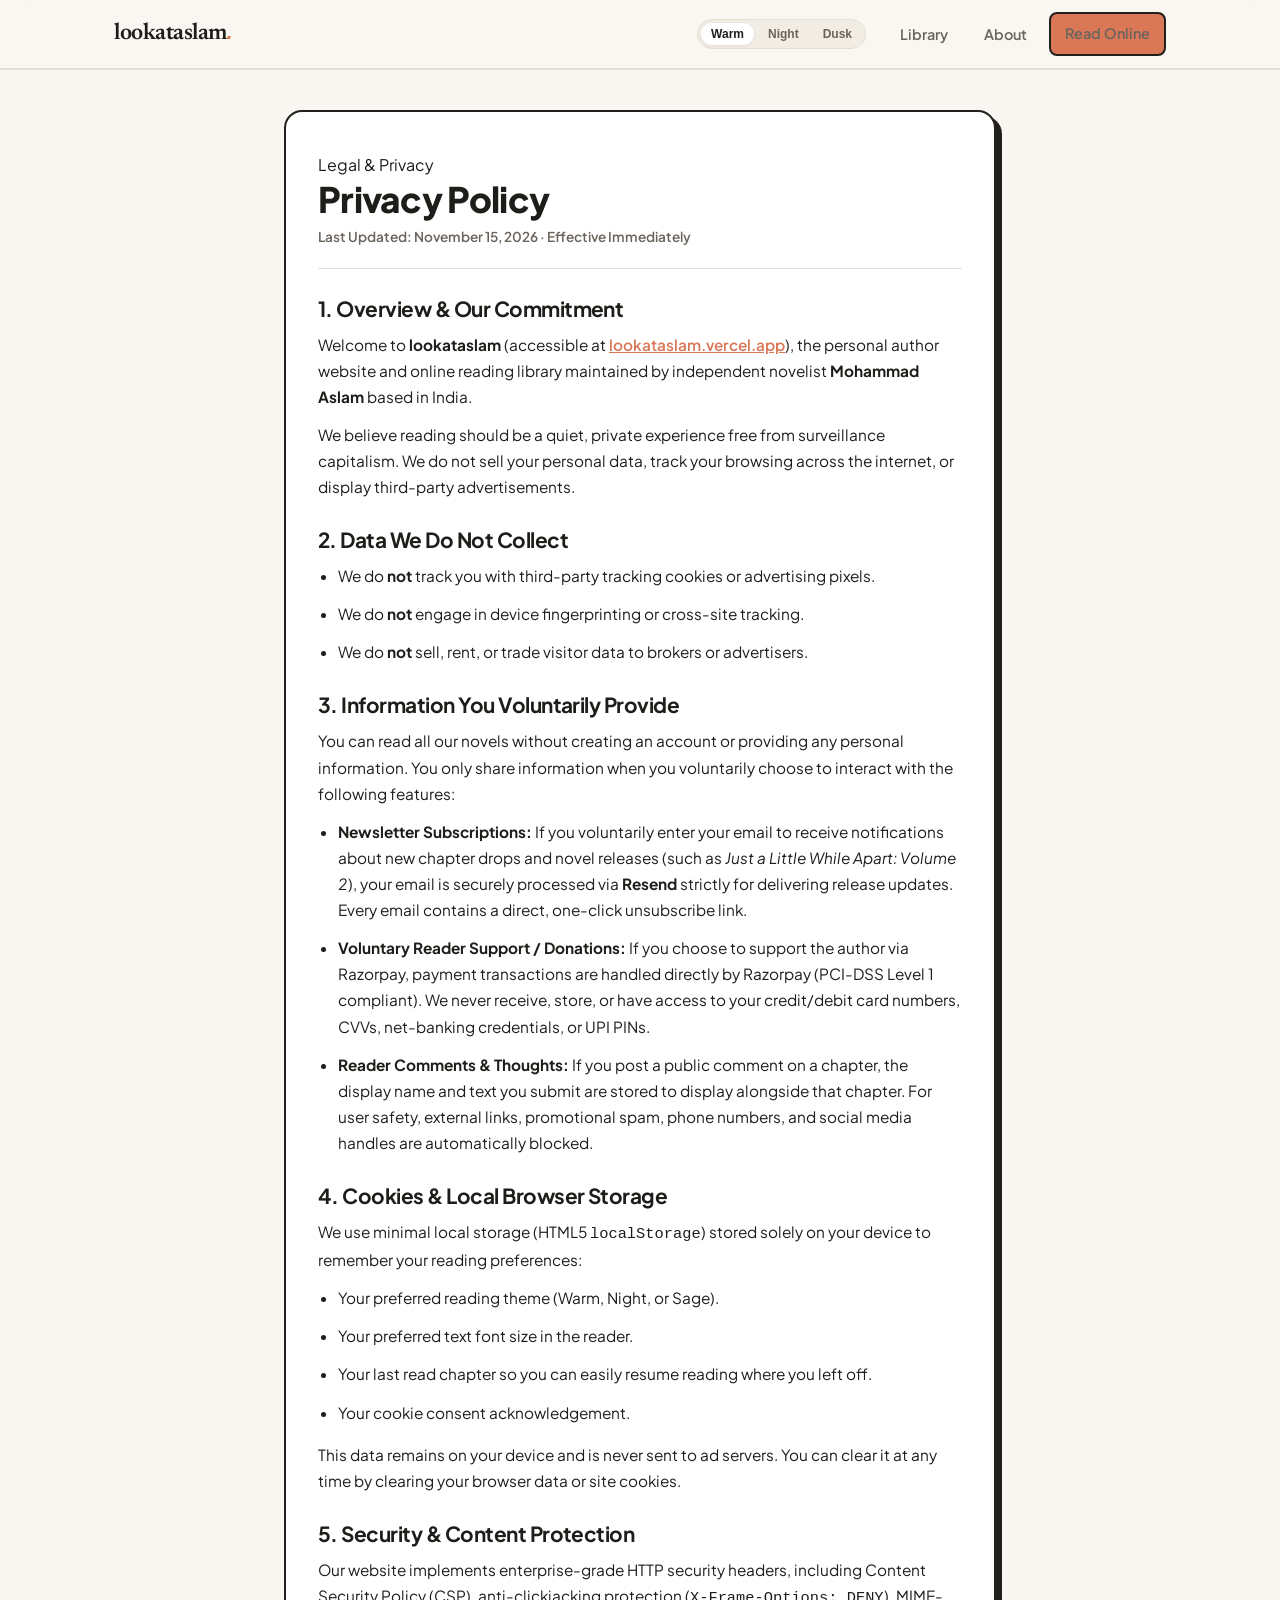
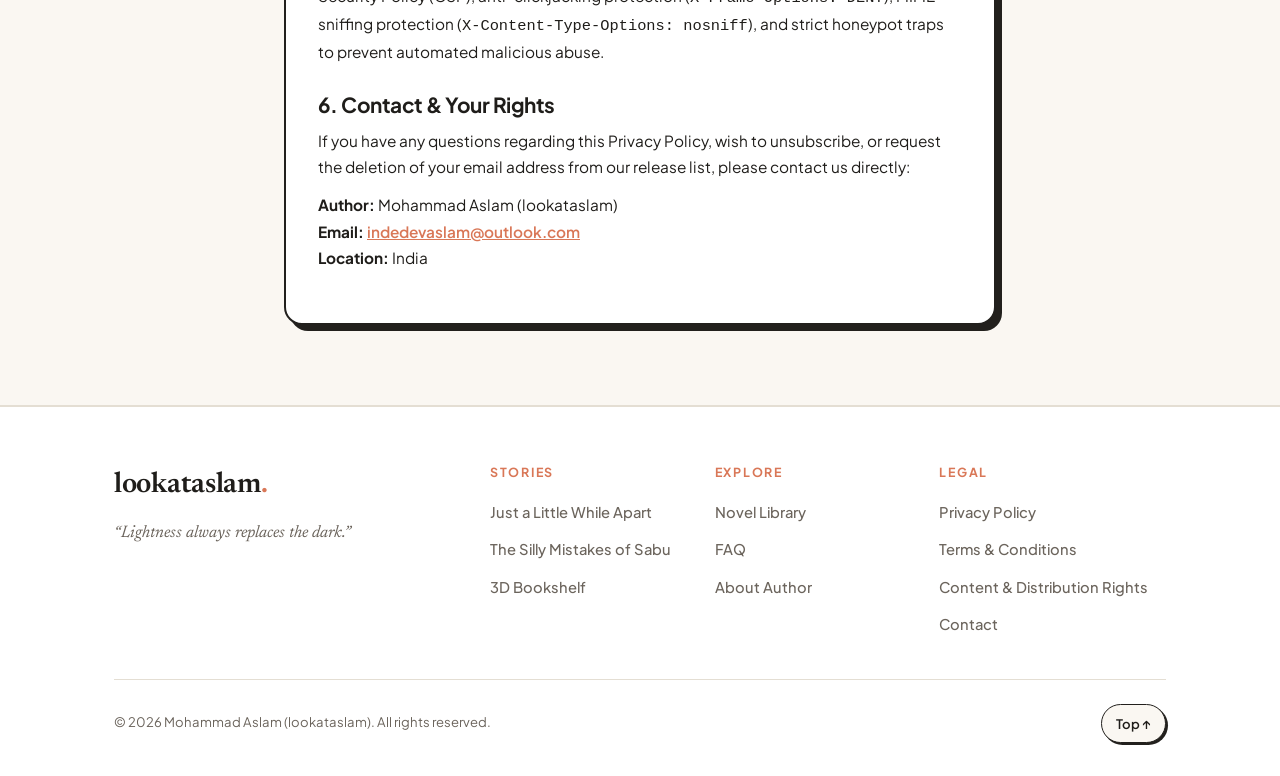
<file: privacy.html>
<!DOCTYPE html>
<html lang="en" data-theme="warm">
<head>
  <meta charset="UTF-8"/>
  <meta name="viewport" content="width=device-width, initial-scale=1.0, maximum-scale=5.0"/>
  <title>Privacy Policy — lookataslam</title>
  <meta name="description" content="Privacy Policy for lookataslam indie author library. Learn how your data and reading privacy are protected."/>
  
  <link rel="preconnect" href="https://fonts.googleapis.com"/>
  <link rel="preconnect" href="https://fonts.gstatic.com" crossorigin/>
  <link href="https://fonts.googleapis.com/css2?family=Newsreader:ital,opsz,wght@0,6..72,400;0,6..72,500;1,6..72,400&family=Plus+Jakarta+Sans:wght@500;600;700;800&display=swap" rel="stylesheet"/>
  <link rel="stylesheet" href="style.css?v=2"/>
  <link rel="stylesheet" href="transition.css?v=2"/>
</head>
<body>

  <!-- ── NAVIGATION ──────────────────────────────────────────────────────── -->
  <header class="site-nav">
    <div class="container nav-inner">
      <a href="/" class="brand-logo">lookataslam<span>.</span></a>

      <div class="nav-actions">
        <div class="theme-picker" role="radiogroup" aria-label="Theme selection">
          <button class="theme-pill active" data-theme-btn="warm">Warm</button>
          <button class="theme-pill" data-theme-btn="night">Night</button>
          <button class="theme-pill" data-theme-btn="dusk">Dusk</button>
        </div>

        <ul class="nav-menu" id="navMenu">
          <li><a href="/#shelf">Library</a></li>
          <li><a href="/#about">About</a></li>
          <li><a href="reader.html?novel=jalwa" class="btn btn-primary btn-sm">Read Online</a></li>
        </ul>
      </div>
    </div>
  </header>

  <!-- ── PRIVACY CONTENT ──────────────────────────────────────────────────── -->
  <main class="legal-container">
    <article class="legal-card">
      <header class="legal-header">
        <span class="section-kicker">Legal &amp; Privacy</span>
        <h1>Privacy Policy</h1>
        <div class="legal-date">Last Updated: November 15, 2026 &middot; Effective Immediately</div>
      </header>

      <section class="legal-content">
        <h2>1. Overview &amp; Our Commitment</h2>
        <p>
          Welcome to <strong>lookataslam</strong> (accessible at <a href="https://lookataslam.vercel.app">lookataslam.vercel.app</a>), the personal author website and online reading library maintained by independent novelist <strong>Mohammad Aslam</strong> based in India.
        </p>
        <p>
          We believe reading should be a quiet, private experience free from surveillance capitalism. We do not sell your personal data, track your browsing across the internet, or display third-party advertisements.
        </p>

        <h2>2. Data We Do Not Collect</h2>
        <ul>
          <li>We do <strong>not</strong> track you with third-party tracking cookies or advertising pixels.</li>
          <li>We do <strong>not</strong> engage in device fingerprinting or cross-site tracking.</li>
          <li>We do <strong>not</strong> sell, rent, or trade visitor data to brokers or advertisers.</li>
        </ul>

        <h2>3. Information You Voluntarily Provide</h2>
        <p>
          You can read all our novels without creating an account or providing any personal information. You only share information when you voluntarily choose to interact with the following features:
        </p>
        <ul>
          <li>
            <strong>Newsletter Subscriptions:</strong> If you voluntarily enter your email to receive notifications about new chapter drops and novel releases (such as <em>Just a Little While Apart: Volume 2</em>), your email is securely processed via <strong>Resend</strong> strictly for delivering release updates. Every email contains a direct, one-click unsubscribe link.
          </li>
          <li>
            <strong>Voluntary Reader Support / Donations:</strong> If you choose to support the author via Razorpay, payment transactions are handled directly by Razorpay (PCI-DSS Level 1 compliant). We never receive, store, or have access to your credit/debit card numbers, CVVs, net-banking credentials, or UPI PINs.
          </li>
          <li>
            <strong>Reader Comments &amp; Thoughts:</strong> If you post a public comment on a chapter, the display name and text you submit are stored to display alongside that chapter. For user safety, external links, promotional spam, phone numbers, and social media handles are automatically blocked.
          </li>
        </ul>

        <h2>4. Cookies &amp; Local Browser Storage</h2>
        <p>
          We use minimal local storage (HTML5 <code>localStorage</code>) stored solely on your device to remember your reading preferences:
        </p>
        <ul>
          <li>Your preferred reading theme (Warm, Night, or Sage).</li>
          <li>Your preferred text font size in the reader.</li>
          <li>Your last read chapter so you can easily resume reading where you left off.</li>
          <li>Your cookie consent acknowledgement.</li>
        </ul>
        <p>
          This data remains on your device and is never sent to ad servers. You can clear it at any time by clearing your browser data or site cookies.
        </p>

        <h2>5. Security &amp; Content Protection</h2>
        <p>
          Our website implements enterprise-grade HTTP security headers, including Content Security Policy (CSP), anti-clickjacking protection (<code>X-Frame-Options: DENY</code>), MIME-sniffing protection (<code>X-Content-Type-Options: nosniff</code>), and strict honeypot traps to prevent automated malicious abuse.
        </p>

        <h2>6. Contact &amp; Your Rights</h2>
        <p>
          If you have any questions regarding this Privacy Policy, wish to unsubscribe, or request the deletion of your email address from our release list, please contact us directly:
        </p>
        <p>
          <strong>Author:</strong> Mohammad Aslam (lookataslam)<br/>
          <strong>Email:</strong> <a href="mailto:indedevaslam@outlook.com">indedevaslam@outlook.com</a><br/>
          <strong>Location:</strong> India
        </p>
      </section>
    </article>
  </main>

  <!-- ── FOOTER ──────────────────────────────────────────────────────────── -->
  <footer class="site-footer">
    <div class="container">
      <div class="footer-grid">
        <div class="footer-brand-col">
          <a href="/" class="footer-logo">lookataslam<span>.</span></a>
          <p class="footer-motto serif">&ldquo;Lightness always replaces the dark.&rdquo;</p>
        </div>

        <div class="footer-nav-col">
          <h5>Stories</h5>
          <ul>
            <li><a href="reader.html?novel=jalwa">Just a Little While Apart</a></li>
            <li><a href="reader.html?novel=sabu">The Silly Mistakes of Sabu</a></li>
            <li><a href="shelf.html">3D Bookshelf</a></li>
          </ul>
        </div>

        <div class="footer-nav-col">
          <h5>Explore</h5>
          <ul>
            <li><a href="/#library">Novel Library</a></li>
            <li><a href="/#faq">FAQ</a></li>
            <li><a href="/#about">About Author</a></li>
          </ul>
        </div>

        <div class="footer-nav-col">
          <h5>Legal</h5>
          <ul>
            <li><a href="privacy.html">Privacy Policy</a></li>
            <li><a href="terms.html">Terms &amp; Conditions</a></li>
            <li><a href="rights.html">Content &amp; Distribution Rights</a></li>
            <li><a href="mailto:indedevaslam@outlook.com">Contact</a></li>
          </ul>
        </div>
      </div>

      <div class="footer-bottom">
        <div class="footer-copy">
          <p>&copy; 2026 Mohammad Aslam (lookataslam). All rights reserved.</p>
        </div>
        <a href="#top" class="back-to-top" aria-label="Back to top">
          <span>Top &uarr;</span>
        </a>
      </div>
    </div>
  </footer>

  <script>
    // Theme switcher for legal page
    const themeButtons = document.querySelectorAll('[data-theme-btn]');
    const savedTheme = localStorage.getItem('lookataslam-theme') || 'warm';

    function applyTheme(theme) {
      document.documentElement.setAttribute('data-theme', theme);
      localStorage.setItem('lookataslam-theme', theme);
      themeButtons.forEach(btn => {
        btn.classList.toggle('active', btn.getAttribute('data-theme-btn') === theme);
      });
    }
    applyTheme(savedTheme);

    themeButtons.forEach(btn => {
      btn.addEventListener('click', () => {
        const target = btn.getAttribute('data-theme-btn');
        if (target) applyTheme(target);
      });
    });
  </script>
  <script src="transition.js?v=2"></script>
</body>
</html>
</file>
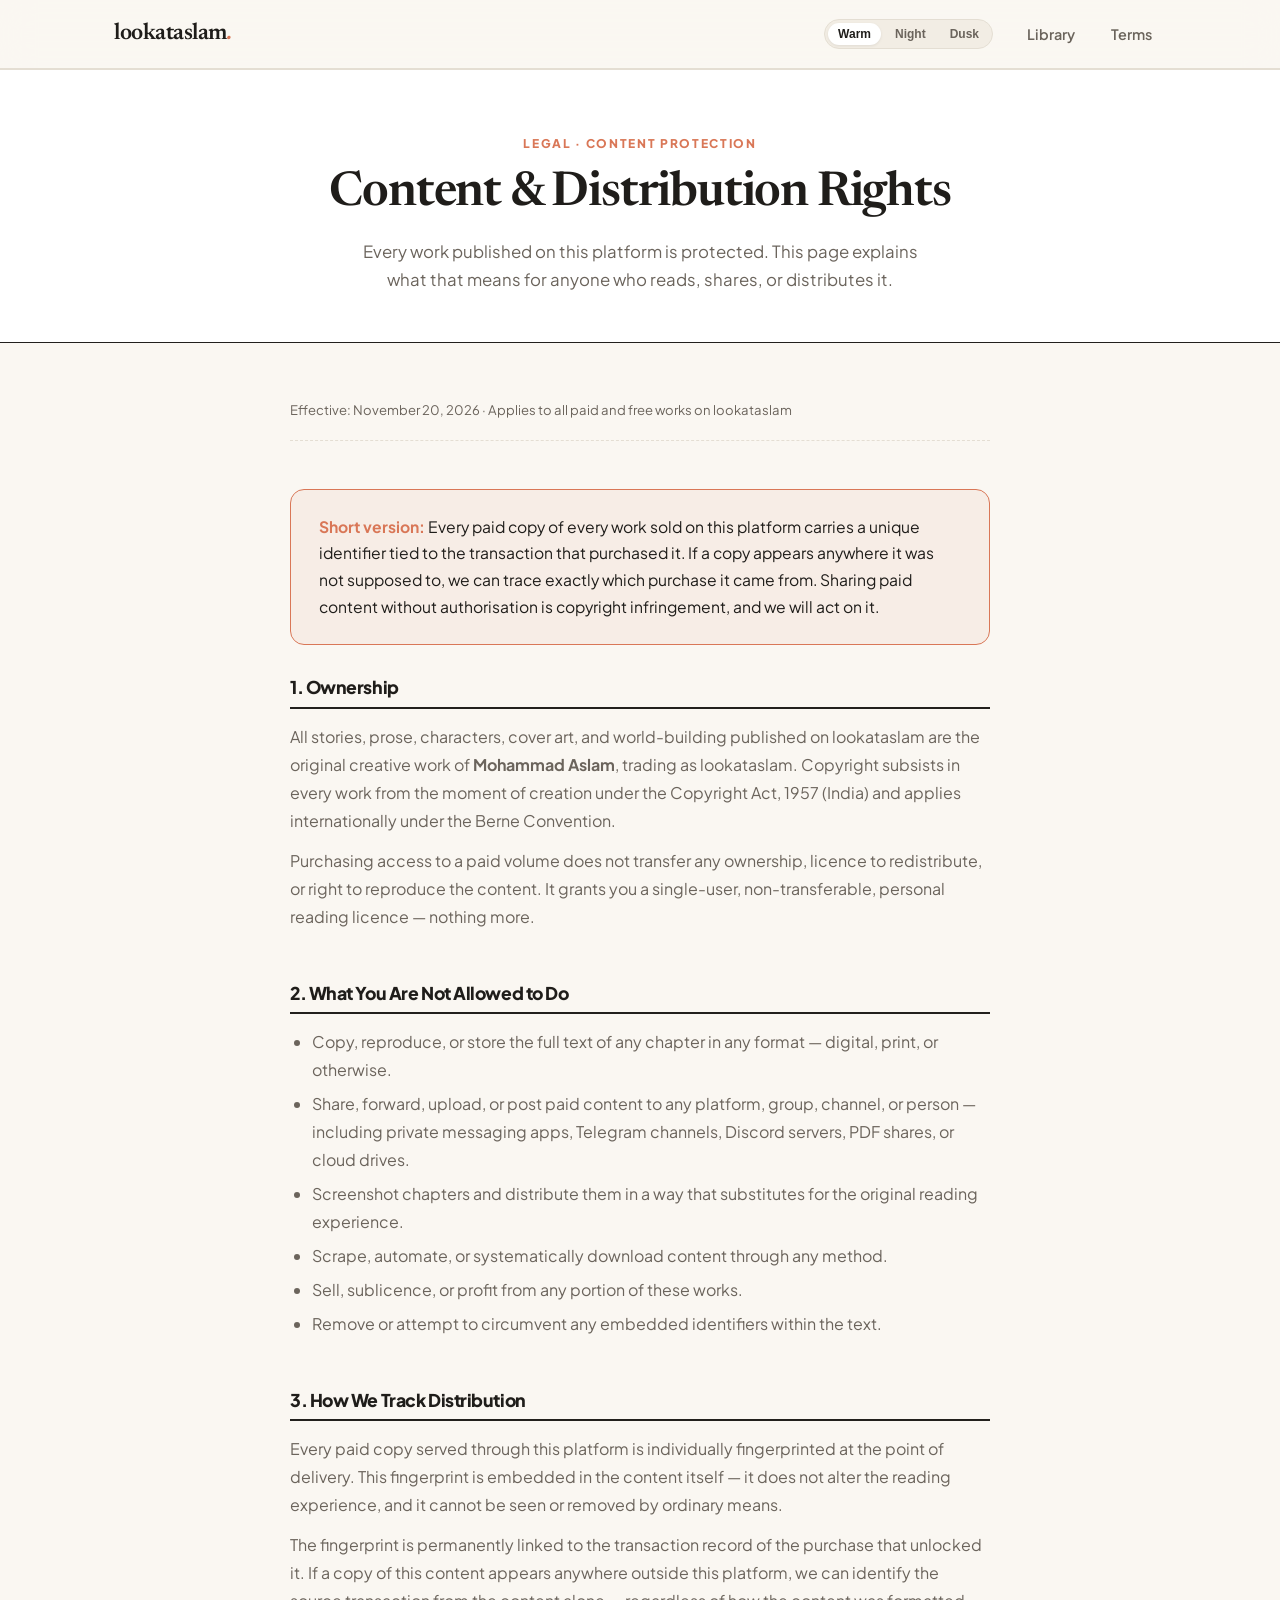
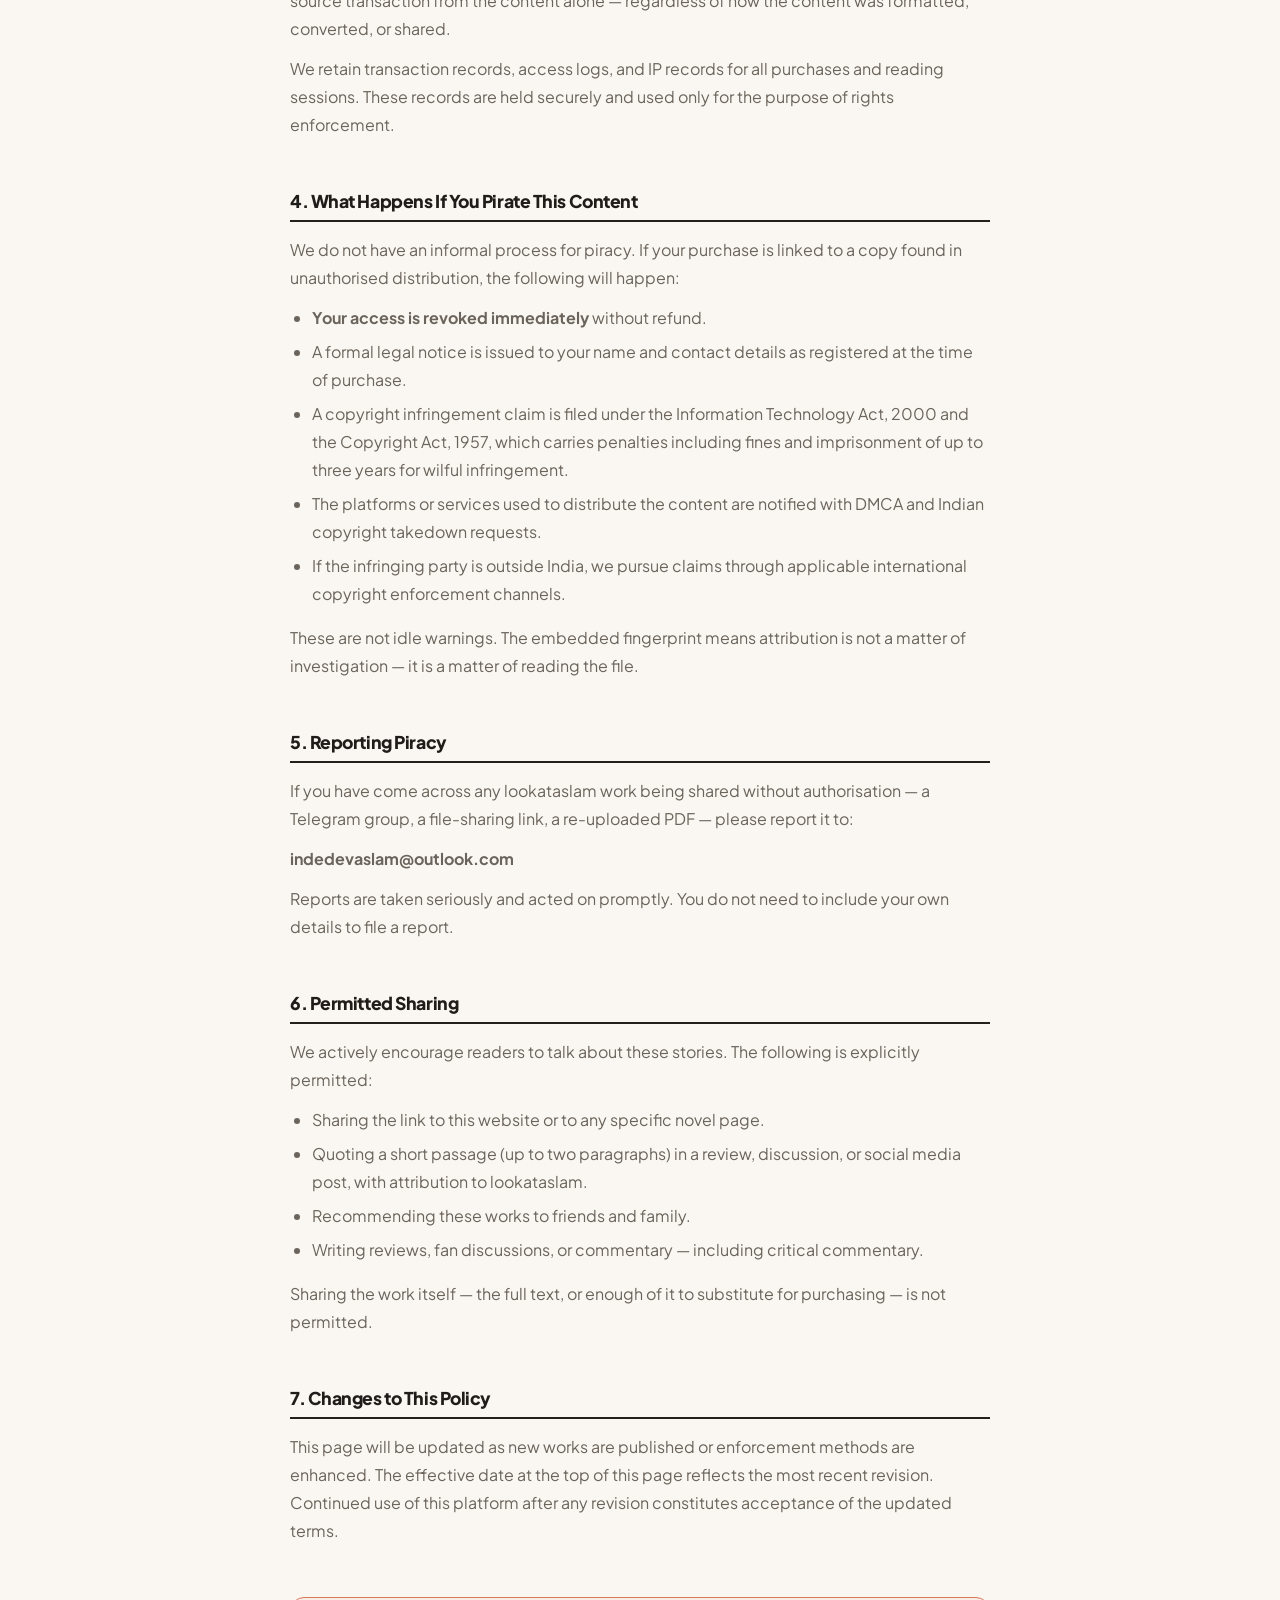
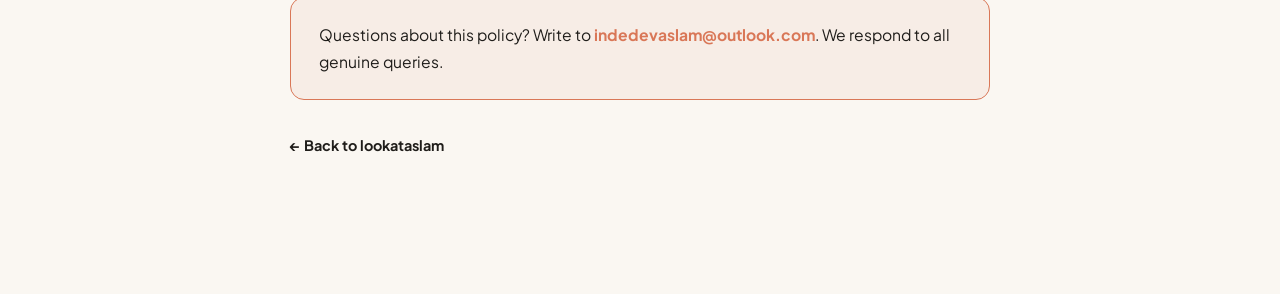
<file: rights.html>
<!DOCTYPE html>
<html lang="en" data-theme="warm">
<head>
  <meta charset="UTF-8"/>
  <meta name="viewport" content="width=device-width, initial-scale=1.0"/>
  <title>Content &amp; Distribution Rights — lookataslam</title>
  <meta name="description" content="Content protection, distribution rights, and anti-piracy policy for all works published on lookataslam."/>
  <link rel="preconnect" href="https://fonts.googleapis.com"/>
  <link rel="preconnect" href="https://fonts.gstatic.com" crossorigin/>
  <link href="https://fonts.googleapis.com/css2?family=Newsreader:ital,opsz,wght@0,6..72,400;0,6..72,500;1,6..72,400&family=Plus+Jakarta+Sans:wght@500;600;700;800&display=swap" rel="stylesheet"/>
  <link rel="manifest" href="manifest.json"/>
  <link rel="stylesheet" href="style.css?v=2"/>
  <link rel="stylesheet" href="transition.css?v=2"/>
  <style>
    .rights-hero {
      background: var(--bg-surface);
      border-bottom: 1.5px solid var(--border);
      padding: 64px 20px 48px;
      text-align: center;
    }
    .rights-hero .kicker {
      font-size: 0.75rem;
      font-weight: 800;
      text-transform: uppercase;
      letter-spacing: 0.14em;
      color: var(--accent);
      margin-bottom: 14px;
    }
    .rights-hero h1 {
      font-family: 'Newsreader', Georgia, serif;
      font-size: clamp(2rem, 5vw, 3rem);
      font-weight: 600;
      line-height: 1.15;
      margin: 0 0 16px;
      max-width: 680px;
      margin-left: auto;
      margin-right: auto;
    }
    .rights-hero p {
      font-size: 1.05rem;
      color: var(--text-muted);
      max-width: 560px;
      margin: 0 auto;
      line-height: 1.65;
    }
    .rights-body {
      max-width: 740px;
      margin: 0 auto;
      padding: 56px 20px 100px;
    }
    .rights-section {
      margin-bottom: 52px;
    }
    .rights-section h2 {
      font-family: 'Plus Jakarta Sans', sans-serif;
      font-size: 1.1rem;
      font-weight: 800;
      margin: 0 0 14px;
      color: var(--text-main);
      border-bottom: 2px solid var(--border);
      padding-bottom: 8px;
    }
    .rights-section p, .rights-section li {
      font-size: 1rem;
      line-height: 1.75;
      color: var(--text-muted);
      margin-bottom: 12px;
    }
    .rights-section ul {
      padding-left: 1.4em;
      margin: 8px 0 16px;
    }
    .rights-section li {
      margin-bottom: 6px;
    }
    .notice-box {
      background: rgba(217, 119, 87, 0.08);
      border: 1.5px solid var(--accent);
      border-radius: 14px;
      padding: 24px 28px;
      margin: 32px 0;
    }
    [data-theme="night"] .notice-box {
      background: rgba(217, 119, 87, 0.12);
      border-color: rgba(217, 119, 87, 0.45);
    }
    [data-theme="dusk"] .notice-box {
      background: rgba(229, 164, 82, 0.10);
      border-color: rgba(229, 164, 82, 0.45);
    }
    .notice-box p {
      margin: 0;
      font-size: 0.98rem;
      line-height: 1.7;
      color: var(--text-main);
    }
    .notice-box strong { color: var(--accent); }
    .rights-date {
      font-size: 0.82rem;
      color: var(--text-muted);
      margin-bottom: 48px;
      border-bottom: 1px dashed var(--border-subtle);
      padding-bottom: 20px;
    }
    .back-link {
      display: inline-flex;
      align-items: center;
      gap: 6px;
      font-weight: 700;
      font-size: 0.9rem;
      color: var(--text-main);
      text-decoration: none;
      margin-bottom: 36px;
    }
    .back-link:hover { color: var(--accent); }
  </style>
</head>
<body>

  <header class="site-nav">
    <div class="container nav-inner">
      <a href="/" class="brand-logo">lookataslam<span>.</span></a>
      <div class="nav-actions">
        <div class="theme-picker" role="radiogroup" aria-label="Theme selection">
          <button class="theme-pill active" data-theme-btn="warm">Warm</button>
          <button class="theme-pill" data-theme-btn="night">Night</button>
          <button class="theme-pill" data-theme-btn="dusk">Dusk</button>
        </div>
        <ul class="nav-menu" id="navMenu">
          <li><a href="/#shelf">Library</a></li>
          <li><a href="terms.html">Terms</a></li>
        </ul>
      </div>
    </div>
  </header>

  <div class="rights-hero">
    <div class="kicker">Legal · Content Protection</div>
    <h1>Content &amp; Distribution Rights</h1>
    <p>Every work published on this platform is protected. This page explains what that means for anyone who reads, shares, or distributes it.</p>
  </div>

  <main class="rights-body">

    <div class="rights-date">Effective: November 20, 2026 &middot; Applies to all paid and free works on lookataslam</div>

    <div class="notice-box">
      <p><strong>Short version:</strong> Every paid copy of every work sold on this platform carries a unique identifier tied to the transaction that purchased it. If a copy appears anywhere it was not supposed to, we can trace exactly which purchase it came from. Sharing paid content without authorisation is copyright infringement, and we will act on it.</p>
    </div>

    <div class="rights-section">
      <h2>1. Ownership</h2>
      <p>All stories, prose, characters, cover art, and world-building published on lookataslam are the original creative work of <strong>Mohammad Aslam</strong>, trading as lookataslam. Copyright subsists in every work from the moment of creation under the Copyright Act, 1957 (India) and applies internationally under the Berne Convention.</p>
      <p>Purchasing access to a paid volume does not transfer any ownership, licence to redistribute, or right to reproduce the content. It grants you a single-user, non-transferable, personal reading licence — nothing more.</p>
    </div>

    <div class="rights-section">
      <h2>2. What You Are Not Allowed to Do</h2>
      <ul>
        <li>Copy, reproduce, or store the full text of any chapter in any format — digital, print, or otherwise.</li>
        <li>Share, forward, upload, or post paid content to any platform, group, channel, or person — including private messaging apps, Telegram channels, Discord servers, PDF shares, or cloud drives.</li>
        <li>Screenshot chapters and distribute them in a way that substitutes for the original reading experience.</li>
        <li>Scrape, automate, or systematically download content through any method.</li>
        <li>Sell, sublicence, or profit from any portion of these works.</li>
        <li>Remove or attempt to circumvent any embedded identifiers within the text.</li>
      </ul>
    </div>

    <div class="rights-section">
      <h2>3. How We Track Distribution</h2>
      <p>Every paid copy served through this platform is individually fingerprinted at the point of delivery. This fingerprint is embedded in the content itself — it does not alter the reading experience, and it cannot be seen or removed by ordinary means.</p>
      <p>The fingerprint is permanently linked to the transaction record of the purchase that unlocked it. If a copy of this content appears anywhere outside this platform, we can identify the source transaction from the content alone — regardless of how the content was formatted, converted, or shared.</p>
      <p>We retain transaction records, access logs, and IP records for all purchases and reading sessions. These records are held securely and used only for the purpose of rights enforcement.</p>
    </div>

    <div class="rights-section">
      <h2>4. What Happens If You Pirate This Content</h2>
      <p>We do not have an informal process for piracy. If your purchase is linked to a copy found in unauthorised distribution, the following will happen:</p>
      <ul>
        <li><strong>Your access is revoked immediately</strong> without refund.</li>
        <li>A formal legal notice is issued to your name and contact details as registered at the time of purchase.</li>
        <li>A copyright infringement claim is filed under the Information Technology Act, 2000 and the Copyright Act, 1957, which carries penalties including fines and imprisonment of up to three years for wilful infringement.</li>
        <li>The platforms or services used to distribute the content are notified with DMCA and Indian copyright takedown requests.</li>
        <li>If the infringing party is outside India, we pursue claims through applicable international copyright enforcement channels.</li>
      </ul>
      <p>These are not idle warnings. The embedded fingerprint means attribution is not a matter of investigation — it is a matter of reading the file.</p>
    </div>

    <div class="rights-section">
      <h2>5. Reporting Piracy</h2>
      <p>If you have come across any lookataslam work being shared without authorisation — a Telegram group, a file-sharing link, a re-uploaded PDF — please report it to:</p>
      <p><strong><a href="mailto:indedevaslam@outlook.com">indedevaslam@outlook.com</a></strong></p>
      <p>Reports are taken seriously and acted on promptly. You do not need to include your own details to file a report.</p>
    </div>

    <div class="rights-section">
      <h2>6. Permitted Sharing</h2>
      <p>We actively encourage readers to talk about these stories. The following is explicitly permitted:</p>
      <ul>
        <li>Sharing the link to this website or to any specific novel page.</li>
        <li>Quoting a short passage (up to two paragraphs) in a review, discussion, or social media post, with attribution to lookataslam.</li>
        <li>Recommending these works to friends and family.</li>
        <li>Writing reviews, fan discussions, or commentary — including critical commentary.</li>
      </ul>
      <p>Sharing the work itself — the full text, or enough of it to substitute for purchasing — is not permitted.</p>
    </div>

    <div class="rights-section">
      <h2>7. Changes to This Policy</h2>
      <p>This page will be updated as new works are published or enforcement methods are enhanced. The effective date at the top of this page reflects the most recent revision. Continued use of this platform after any revision constitutes acceptance of the updated terms.</p>
    </div>

    <div class="notice-box">
      <p>Questions about this policy? Write to <strong><a href="mailto:indedevaslam@outlook.com" style="color:var(--accent);">indedevaslam@outlook.com</a></strong>. We respond to all genuine queries.</p>
    </div>

    <a href="/" class="back-link">&larr; Back to lookataslam</a>

  </main>

  <script src="script.js"></script>
  <script>if("serviceWorker"in navigator){navigator.serviceWorker.register("/sw.js").catch(()=>{});}</script>
</body>
</html>
</file>
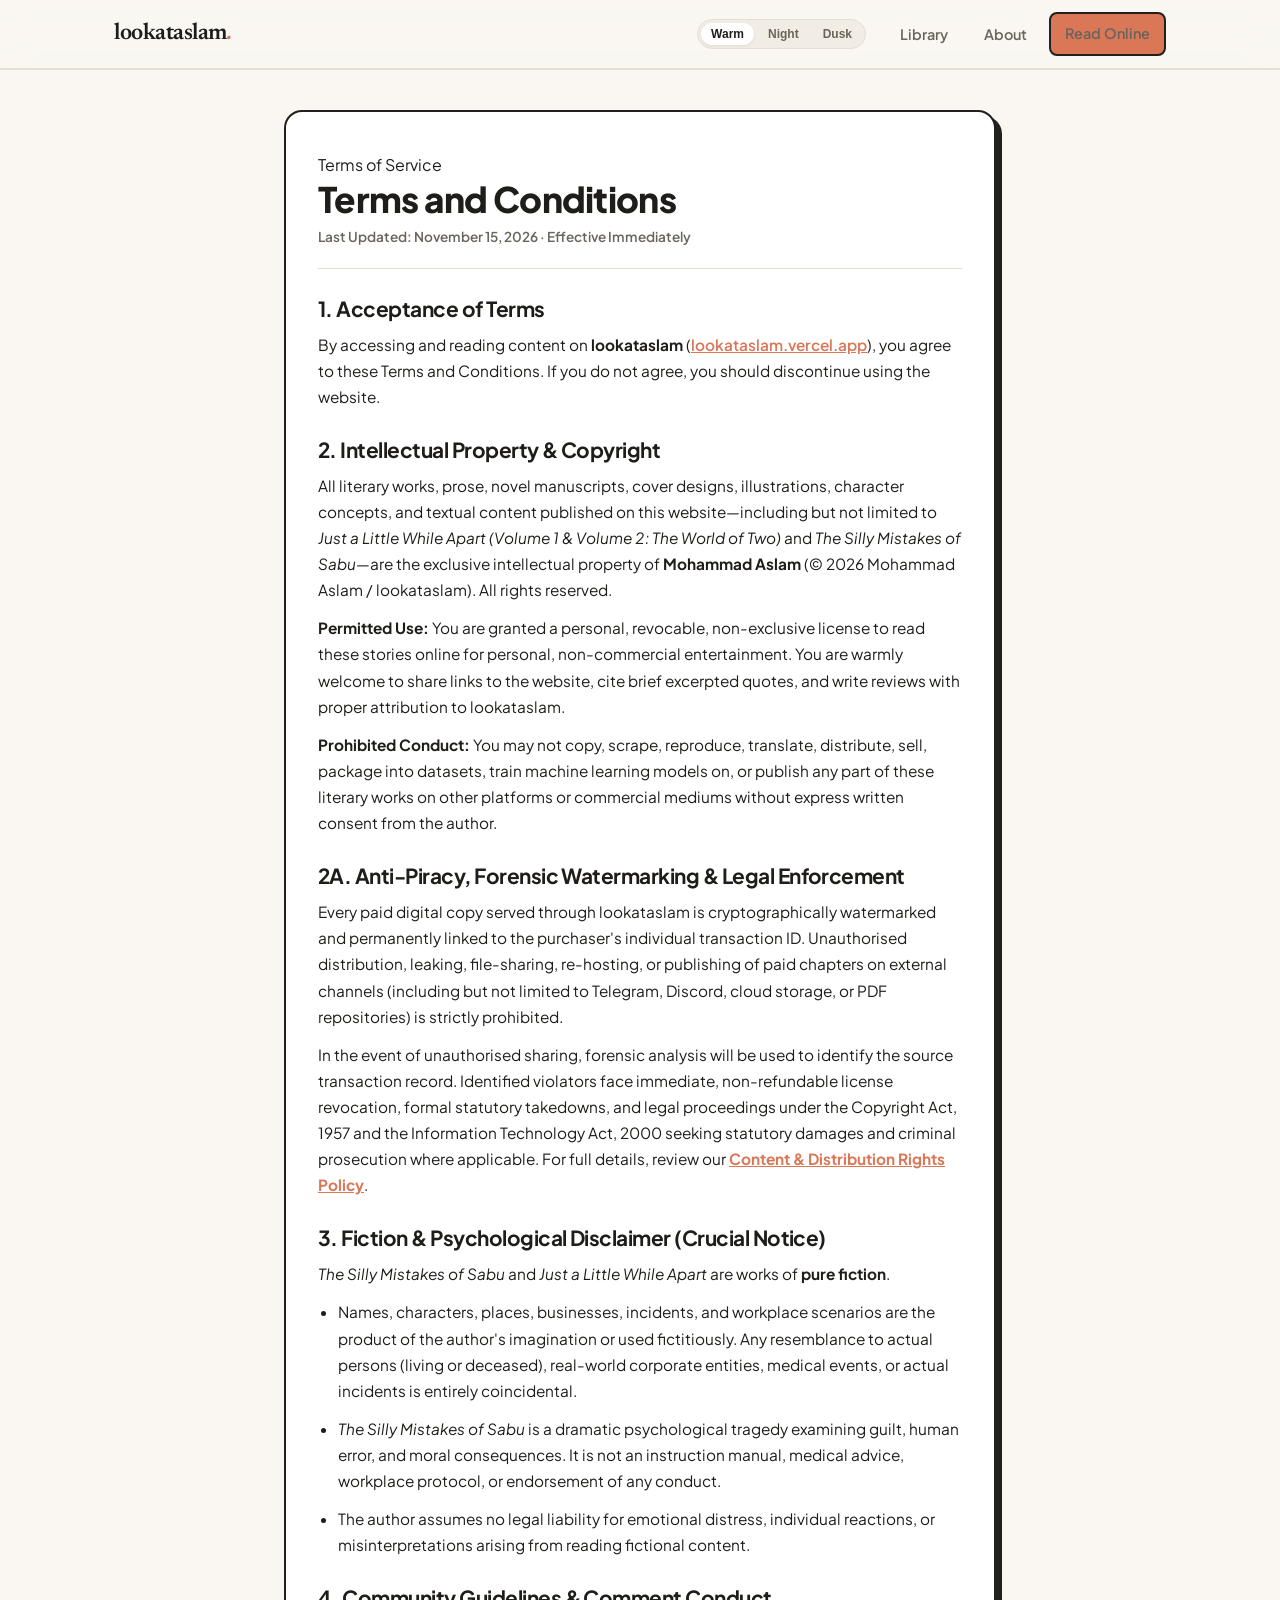
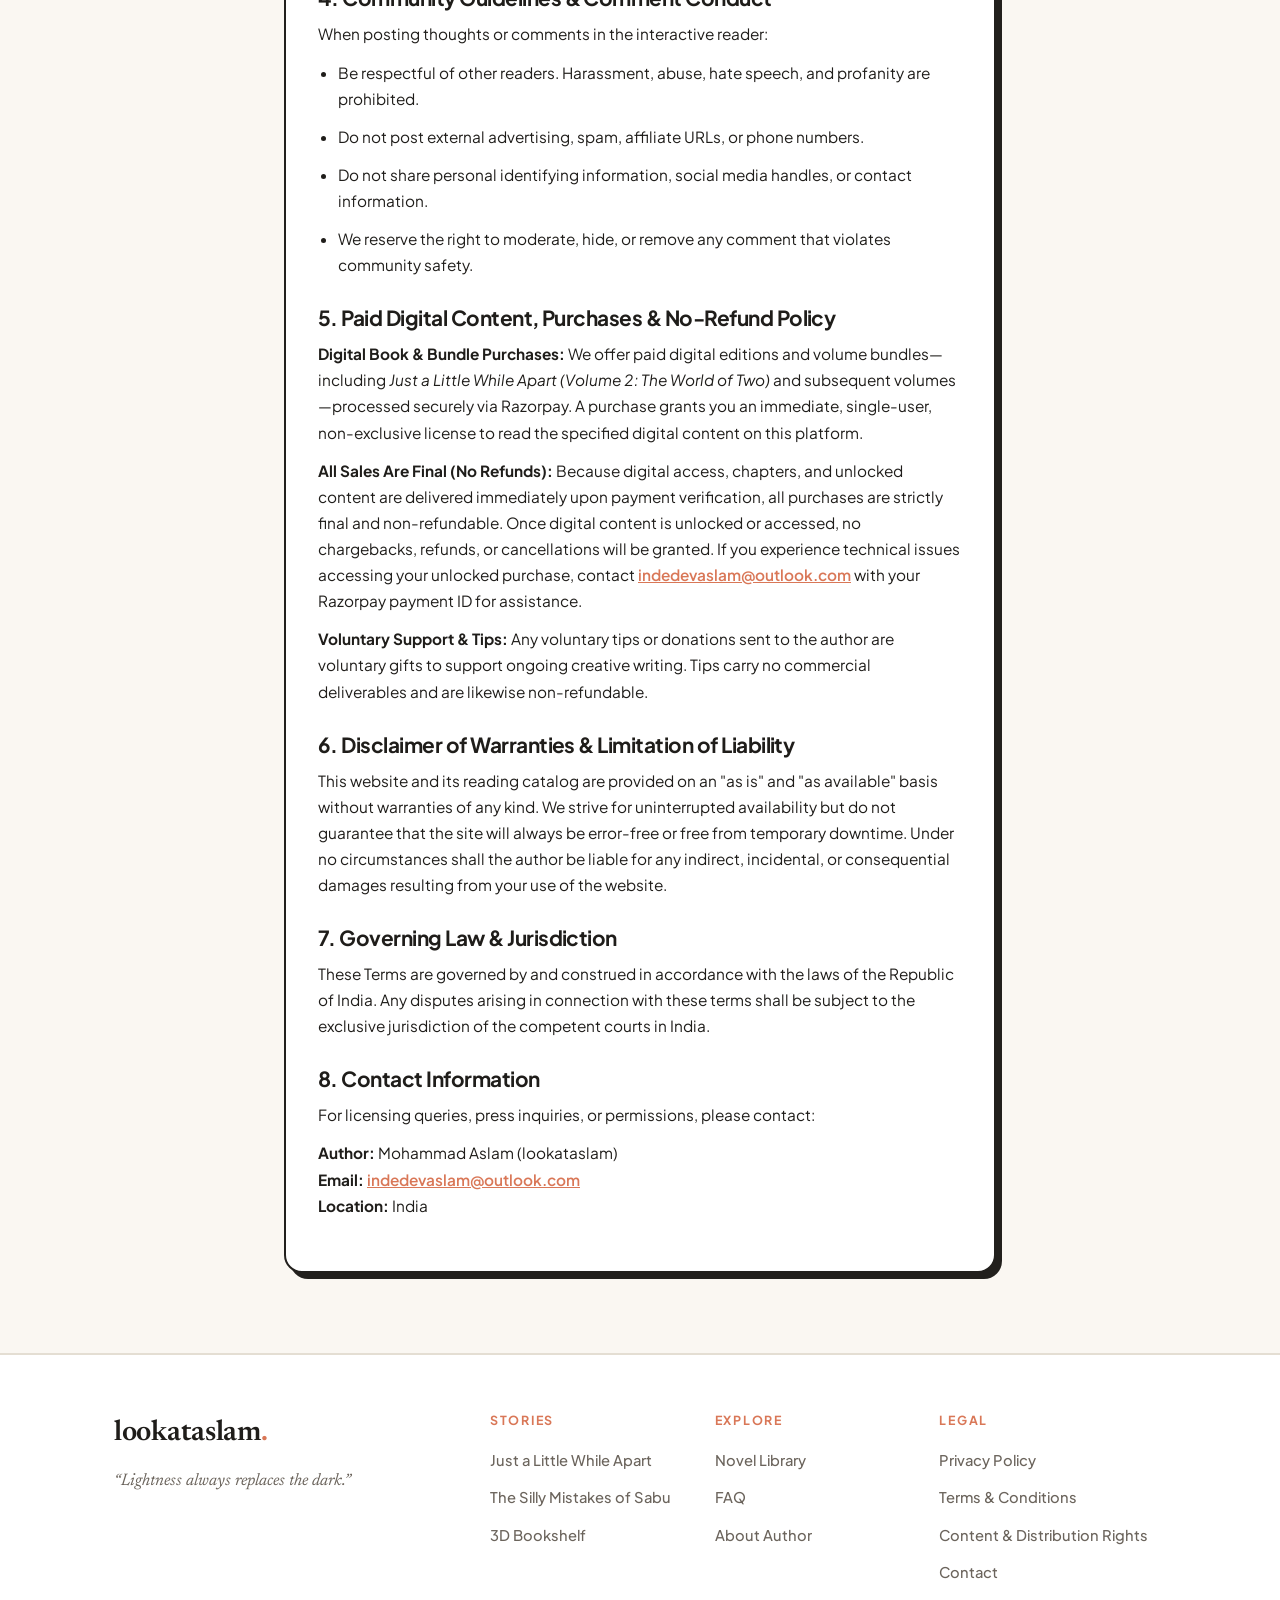
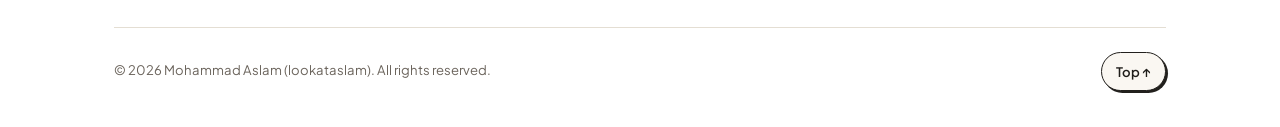
<file: terms.html>
<!DOCTYPE html>
<html lang="en" data-theme="warm">
<head>
  <meta charset="UTF-8"/>
  <meta name="viewport" content="width=device-width, initial-scale=1.0, maximum-scale=5.0"/>
  <title>Terms and Conditions — lookataslam</title>
  <meta name="description" content="Terms of Service and Legal Disclaimers for lookataslam online reading library."/>
  
  <link rel="preconnect" href="https://fonts.googleapis.com"/>
  <link rel="preconnect" href="https://fonts.gstatic.com" crossorigin/>
  <link href="https://fonts.googleapis.com/css2?family=Newsreader:ital,opsz,wght@0,6..72,400;0,6..72,500;1,6..72,400&family=Plus+Jakarta+Sans:wght@500;600;700;800&display=swap" rel="stylesheet"/>
  <link rel="stylesheet" href="style.css?v=2"/>
  <link rel="stylesheet" href="transition.css?v=2"/>
</head>
<body>

  <!-- ── NAVIGATION ──────────────────────────────────────────────────────── -->
  <header class="site-nav">
    <div class="container nav-inner">
      <a href="/" class="brand-logo">lookataslam<span>.</span></a>

      <div class="nav-actions">
        <div class="theme-picker" role="radiogroup" aria-label="Theme selection">
          <button class="theme-pill active" data-theme-btn="warm">Warm</button>
          <button class="theme-pill" data-theme-btn="night">Night</button>
          <button class="theme-pill" data-theme-btn="dusk">Dusk</button>
        </div>

        <ul class="nav-menu" id="navMenu">
          <li><a href="/#shelf">Library</a></li>
          <li><a href="/#about">About</a></li>
          <li><a href="reader.html?novel=jalwa" class="btn btn-primary btn-sm">Read Online</a></li>
        </ul>
      </div>
    </div>
  </header>

  <!-- ── TERMS CONTENT ────────────────────────────────────────────────────── -->
  <main class="legal-container">
    <article class="legal-card">
      <header class="legal-header">
        <span class="section-kicker">Terms of Service</span>
        <h1>Terms and Conditions</h1>
        <div class="legal-date">Last Updated: November 15, 2026 &middot; Effective Immediately</div>
      </header>

      <section class="legal-content">
        <h2>1. Acceptance of Terms</h2>
        <p>
          By accessing and reading content on <strong>lookataslam</strong> (<a href="https://lookataslam.vercel.app">lookataslam.vercel.app</a>), you agree to these Terms and Conditions. If you do not agree, you should discontinue using the website.
        </p>

        <h2>2. Intellectual Property &amp; Copyright</h2>
        <p>
          All literary works, prose, novel manuscripts, cover designs, illustrations, character concepts, and textual content published on this website—including but not limited to <em>Just a Little While Apart (Volume 1 &amp; Volume 2: The World of Two)</em> and <em>The Silly Mistakes of Sabu</em>—are the exclusive intellectual property of <strong>Mohammad Aslam</strong> (&copy; 2026 Mohammad Aslam / lookataslam). All rights reserved.
        </p>
        <p>
          <strong>Permitted Use:</strong> You are granted a personal, revocable, non-exclusive license to read these stories online for personal, non-commercial entertainment. You are warmly welcome to share links to the website, cite brief excerpted quotes, and write reviews with proper attribution to lookataslam.
        </p>
        <p>
          <strong>Prohibited Conduct:</strong> You may not copy, scrape, reproduce, translate, distribute, sell, package into datasets, train machine learning models on, or publish any part of these literary works on other platforms or commercial mediums without express written consent from the author.
        </p>

        <h2>2A. Anti-Piracy, Forensic Watermarking &amp; Legal Enforcement</h2>
        <p>
          Every paid digital copy served through lookataslam is cryptographically watermarked and permanently linked to the purchaser's individual transaction ID. Unauthorised distribution, leaking, file-sharing, re-hosting, or publishing of paid chapters on external channels (including but not limited to Telegram, Discord, cloud storage, or PDF repositories) is strictly prohibited.
        </p>
        <p>
          In the event of unauthorised sharing, forensic analysis will be used to identify the source transaction record. Identified violators face immediate, non-refundable license revocation, formal statutory takedowns, and legal proceedings under the Copyright Act, 1957 and the Information Technology Act, 2000 seeking statutory damages and criminal prosecution where applicable. For full details, review our <a href="rights.html" style="color:var(--accent); font-weight:700;">Content &amp; Distribution Rights Policy</a>.
        </p>

        <h2>3. Fiction &amp; Psychological Disclaimer (Crucial Notice)</h2>
        <p>
          <em>The Silly Mistakes of Sabu</em> and <em>Just a Little While Apart</em> are works of <strong>pure fiction</strong>.
        </p>
        <ul>
          <li>
            Names, characters, places, businesses, incidents, and workplace scenarios are the product of the author's imagination or used fictitiously. Any resemblance to actual persons (living or deceased), real-world corporate entities, medical events, or actual incidents is entirely coincidental.
          </li>
          <li>
            <em>The Silly Mistakes of Sabu</em> is a dramatic psychological tragedy examining guilt, human error, and moral consequences. It is not an instruction manual, medical advice, workplace protocol, or endorsement of any conduct.
          </li>
          <li>
            The author assumes no legal liability for emotional distress, individual reactions, or misinterpretations arising from reading fictional content.
          </li>
        </ul>

        <h2>4. Community Guidelines &amp; Comment Conduct</h2>
        <p>
          When posting thoughts or comments in the interactive reader:
        </p>
        <ul>
          <li>Be respectful of other readers. Harassment, abuse, hate speech, and profanity are prohibited.</li>
          <li>Do not post external advertising, spam, affiliate URLs, or phone numbers.</li>
          <li>Do not share personal identifying information, social media handles, or contact information.</li>
          <li>We reserve the right to moderate, hide, or remove any comment that violates community safety.</li>
        </ul>

        <h2>5. Paid Digital Content, Purchases &amp; No-Refund Policy</h2>
        <p>
          <strong>Digital Book &amp; Bundle Purchases:</strong> We offer paid digital editions and volume bundles—including <em>Just a Little While Apart (Volume 2: The World of Two)</em> and subsequent volumes—processed securely via Razorpay. A purchase grants you an immediate, single-user, non-exclusive license to read the specified digital content on this platform.
        </p>
        <p>
          <strong>All Sales Are Final (No Refunds):</strong> Because digital access, chapters, and unlocked content are delivered immediately upon payment verification, all purchases are strictly final and non-refundable. Once digital content is unlocked or accessed, no chargebacks, refunds, or cancellations will be granted. If you experience technical issues accessing your unlocked purchase, contact <a href="mailto:indedevaslam@outlook.com" style="color:var(--accent); font-weight:600;">indedevaslam@outlook.com</a> with your Razorpay payment ID for assistance.
        </p>
        <p>
          <strong>Voluntary Support &amp; Tips:</strong> Any voluntary tips or donations sent to the author are voluntary gifts to support ongoing creative writing. Tips carry no commercial deliverables and are likewise non-refundable.
        </p>

        <h2>6. Disclaimer of Warranties &amp; Limitation of Liability</h2>
        <p>
          This website and its reading catalog are provided on an "as is" and "as available" basis without warranties of any kind. We strive for uninterrupted availability but do not guarantee that the site will always be error-free or free from temporary downtime. Under no circumstances shall the author be liable for any indirect, incidental, or consequential damages resulting from your use of the website.
        </p>

        <h2>7. Governing Law &amp; Jurisdiction</h2>
        <p>
          These Terms are governed by and construed in accordance with the laws of the Republic of India. Any disputes arising in connection with these terms shall be subject to the exclusive jurisdiction of the competent courts in India.
        </p>

        <h2>8. Contact Information</h2>
        <p>
          For licensing queries, press inquiries, or permissions, please contact:
        </p>
        <p>
          <strong>Author:</strong> Mohammad Aslam (lookataslam)<br/>
          <strong>Email:</strong> <a href="mailto:indedevaslam@outlook.com">indedevaslam@outlook.com</a><br/>
          <strong>Location:</strong> India
        </p>
      </section>
    </article>
  </main>

  <!-- ── FOOTER ──────────────────────────────────────────────────────────── -->
  <footer class="site-footer">
    <div class="container">
      <div class="footer-grid">
        <div class="footer-brand-col">
          <a href="/" class="footer-logo">lookataslam<span>.</span></a>
          <p class="footer-motto serif">&ldquo;Lightness always replaces the dark.&rdquo;</p>
        </div>

        <div class="footer-nav-col">
          <h5>Stories</h5>
          <ul>
            <li><a href="reader.html?novel=jalwa">Just a Little While Apart</a></li>
            <li><a href="reader.html?novel=sabu">The Silly Mistakes of Sabu</a></li>
            <li><a href="shelf.html">3D Bookshelf</a></li>
          </ul>
        </div>

        <div class="footer-nav-col">
          <h5>Explore</h5>
          <ul>
            <li><a href="/#library">Novel Library</a></li>
            <li><a href="/#faq">FAQ</a></li>
            <li><a href="/#about">About Author</a></li>
          </ul>
        </div>

        <div class="footer-nav-col">
          <h5>Legal</h5>
          <ul>
            <li><a href="privacy.html">Privacy Policy</a></li>
            <li><a href="terms.html">Terms &amp; Conditions</a></li>
            <li><a href="rights.html">Content &amp; Distribution Rights</a></li>
            <li><a href="mailto:indedevaslam@outlook.com">Contact</a></li>
          </ul>
        </div>
      </div>

      <div class="footer-bottom">
        <div class="footer-copy">
          <p>&copy; 2026 Mohammad Aslam (lookataslam). All rights reserved.</p>
        </div>
        <a href="#top" class="back-to-top" aria-label="Back to top">
          <span>Top &uarr;</span>
        </a>
      </div>
    </div>
  </footer>

  <script>
    // Theme switcher for legal page
    const themeButtons = document.querySelectorAll('[data-theme-btn]');
    const savedTheme = localStorage.getItem('lookataslam-theme') || 'warm';

    function applyTheme(theme) {
      document.documentElement.setAttribute('data-theme', theme);
      localStorage.setItem('lookataslam-theme', theme);
      themeButtons.forEach(btn => {
        btn.classList.toggle('active', btn.getAttribute('data-theme-btn') === theme);
      });
    }
    applyTheme(savedTheme);

    themeButtons.forEach(btn => {
      btn.addEventListener('click', () => {
        const target = btn.getAttribute('data-theme-btn');
        if (target) applyTheme(target);
      });
    });
  </script>
  <script src="transition.js?v=2"></script>
</body>
</html>
</file>
<file: style.css>
/* ==========================================================================
   lookataslam — Clean Editorial Style with Warm Clay Depth
   Author Portfolio & Interactive Reader
   ========================================================================== */

/* ── DESIGN TOKENS & THEMES ────────────────────────────────────────────── */
:root,
[data-theme="warm"] {
  --bg: #faf7f2;
  --bg-surface: #ffffff;
  --bg-subtle: #f2ede4;
  --bg-elevated: #ffffff;
  --text-main: #1f1d1a;
  --text-muted: #6b645c;
  --text-faint: #9e9589;
  --border: #22201d;
  --border-subtle: #e4ded3;
  --accent: #d97757;
  --accent-hover: #c46243;
  --accent-light: #faeade;
  --shadow-color: rgba(34, 32, 29, 0.95);
  --shelf-wood: #a87954;
  --shelf-edge: #7d5434;
  --nav-bg: rgba(250, 247, 242, 0.88);
  --card-radius: 18px;
  --btn-radius: 999px;
  --clay-shadow: 4px 4px 0 var(--border);
  --clay-shadow-lg: 6px 6px 0 var(--border);
}

[data-theme="night"] {
  --bg: #151419;
  --bg-surface: #1e1d24;
  --bg-subtle: #27252f;
  --bg-elevated: #262430;
  --text-main: #f5f2eb;
  --text-muted: #aba4b5;
  --text-faint: #6c6676;
  --border: #f5f2eb;
  --border-subtle: #363342;
  --accent: #f08c65;
  --accent-hover: #fa9d78;
  --accent-light: #332427;
  --shadow-color: rgba(0, 0, 0, 0.9);
  --shelf-wood: #3a3247;
  --shelf-edge: #231e2c;
  --nav-bg: rgba(21, 20, 25, 0.9);
  --clay-shadow: 4px 4px 0 var(--border);
  --clay-shadow-lg: 6px 6px 0 var(--border);
}

[data-theme="dusk"] {
  --bg: #121820;
  --bg-surface: #1a222d;
  --bg-subtle: #222c3a;
  --bg-elevated: #222c3a;
  --text-main: #edf2f7;
  --text-muted: #94a5b8;
  --text-faint: #5f7085;
  --border: #edf2f7;
  --border-subtle: #2e3b4d;
  --accent: #e5a452;
  --accent-hover: #f3b76e;
  --accent-light: #2e251b;
  --shadow-color: rgba(8, 12, 18, 0.95);
  --shelf-wood: #2b3645;
  --shelf-edge: #19202a;
  --nav-bg: rgba(18, 24, 32, 0.92);
  --clay-shadow: 4px 4px 0 var(--border);
  --clay-shadow-lg: 6px 6px 0 var(--border);
}

/* ── RESET ─────────────────────────────────────────────────────────────── */
*, *::before, *::after {
  box-sizing: border-box;
  margin: 0;
  padding: 0;
}

html {
  scroll-behavior: smooth;
  font-size: 16px;
}

body {
  font-family: 'Plus Jakarta Sans', system-ui, -apple-system, sans-serif;
  background-color: var(--bg);
  color: var(--text-main);
  line-height: 1.6;
  overflow-x: hidden;
  transition: background-color 0.3s ease, color 0.3s ease;
  cursor: auto !important;
}

/* Clean text selection without harsh contrast */
::selection {
  background: var(--accent-light);
  color: var(--text-main);
}

/* Ensure no text changes color or gets whitish on hover */
p:hover, article:hover, .reader-article:hover, .reading-para:hover {
  color: inherit !important;
  background: transparent !important;
}

/* ── TYPOGRAPHY ────────────────────────────────────────────────────────── */
h1, h2, h3, h4 {
  color: var(--text-main);
  font-weight: 800;
  letter-spacing: -0.025em;
  line-height: 1.2;
}

.serif {
  font-family: 'Newsreader', Georgia, serif;
  font-style: italic;
  font-weight: 400;
}

p {
  color: var(--text-muted);
}

a {
  color: inherit;
  text-decoration: none;
}

.container {
  width: 100%;
  max-width: 1100px;
  margin: 0 auto;
  padding: 0 24px;
}

/* ── RESUME BAR (FRONTEND FEATURE) ─────────────────────────────────────── */
.resume-bar {
  background: var(--accent-light);
  border-bottom: 2px solid var(--border);
  color: var(--text-main);
  padding: 10px 0;
  font-size: 0.88rem;
  font-weight: 600;
}
.resume-inner {
  display: flex;
  align-items: center;
  justify-content: space-between;
  gap: 16px;
  flex-wrap: wrap;
}
.resume-btns {
  display: flex;
  align-items: center;
  gap: 10px;
}
.icon-dismiss {
  background: none;
  border: none;
  font-size: 1.2rem;
  font-weight: 800;
  cursor: pointer;
  color: var(--text-muted);
}

/* ── BUTTONS ───────────────────────────────────────────────────────────── */
.btn {
  display: inline-flex;
  align-items: center;
  justify-content: center;
  gap: 8px;
  padding: 12px 24px;
  border-radius: var(--btn-radius);
  font-family: inherit;
  font-size: 0.95rem;
  font-weight: 700;
  cursor: pointer;
  transition: transform 0.15s cubic-bezier(0.2, 0, 0, 1), box-shadow 0.15s ease, background-color 0.2s;
  border: 2px solid var(--border);
  outline: none;
}

.btn:hover {
  transform: translate(-2px, -2px);
  box-shadow: 4px 4px 0 var(--border);
}

.btn:active {
  transform: translate(0, 0);
  box-shadow: 1px 1px 0 var(--border);
}

.btn-primary {
  background: var(--accent);
  color: #ffffff;
  border-color: var(--border);
}
.btn-primary:hover {
  background: var(--accent-hover);
}

.btn-secondary {
  background: var(--bg-surface);
  color: var(--text-main);
}
.btn-secondary:hover {
  background: var(--bg-subtle);
}

.btn-sm {
  padding: 8px 16px;
  font-size: 0.85rem;
}

/* ── NAVBAR ────────────────────────────────────────────────────────────── */
.site-nav {
  position: sticky;
  top: 0;
  z-index: 100;
  background: var(--nav-bg);
  backdrop-filter: blur(16px);
  border-bottom: 2px solid var(--border-subtle);
  transition: background 0.3s, border-color 0.3s;
}

.nav-inner {
  display: flex;
  align-items: center;
  justify-content: space-between;
  height: 68px;
}

.brand-logo {
  font-family: 'Newsreader', Georgia, serif;
  font-size: 1.45rem;
  font-weight: 600;
  color: var(--text-main);
  letter-spacing: -0.02em;
}
.brand-logo span {
  color: var(--accent);
  font-style: italic;
}

.nav-actions {
  display: flex;
  align-items: center;
  gap: 20px;
}

.nav-menu {
  display: flex;
  align-items: center;
  gap: 8px;
  list-style: none;
}

.nav-menu a {
  padding: 8px 14px;
  font-size: 0.9rem;
  font-weight: 600;
  color: var(--text-muted);
  border-radius: 8px;
  transition: color 0.15s, background-color 0.15s;
}

.nav-menu a:hover {
  color: var(--text-main);
  background: var(--bg-subtle);
}

.theme-picker {
  display: flex;
  align-items: center;
  gap: 4px;
  background: var(--bg-subtle);
  padding: 3px;
  border-radius: 999px;
  border: 1px solid var(--border-subtle);
}

.theme-pill {
  border: none;
  background: none;
  padding: 4px 10px;
  border-radius: 999px;
  font-size: 0.75rem;
  font-weight: 700;
  color: var(--text-muted);
  cursor: pointer;
  transition: all 0.2s;
}

.theme-pill.active {
  background: var(--bg-surface);
  color: var(--text-main);
  box-shadow: 0 1px 3px rgba(0,0,0,0.08);
}

.mobile-toggle {
  display: none;
  background: none;
  border: 2px solid var(--border);
  padding: 6px 10px;
  border-radius: 8px;
  font-size: 1.1rem;
  color: var(--text-main);
  cursor: pointer;
}

/* ── HERO (EDITORIAL) ──────────────────────────────────────────────────── */
.hero-editorial {
  min-height: 85vh;
  display: flex;
  flex-direction: column;
  justify-content: center;
  padding: 80px 0 60px;
  position: relative;
}

.hero-byline {
  font-size: 0.82rem;
  font-weight: 800;
  letter-spacing: 0.14em;
  text-transform: uppercase;
  color: var(--accent);
  margin-bottom: 24px;
}

.hero-headline {
  font-family: 'Newsreader', Georgia, serif;
  font-size: clamp(3rem, 7.5vw, 5.8rem);
  font-weight: 400;
  font-style: normal;
  line-height: 1.06;
  letter-spacing: -0.025em;
  color: var(--text-main);
  margin-bottom: 28px;
  max-width: 860px;
}

.hero-headline em {
  font-style: italic;
  color: var(--text-muted);
}

.hl-accent {
  font-style: italic;
  color: var(--accent);
  font-weight: 600;
}

.hero-subline {
  font-size: 1.15rem;
  line-height: 1.7;
  color: var(--text-muted);
  max-width: 520px;
  margin-bottom: 36px;
}

.hero-cta {
  display: flex;
  gap: 14px;
  flex-wrap: wrap;
}

/* ── HERO GRID + AUTHOR DISPATCH ──────────────────────────── */
.hero-grid {
  display: grid;
  grid-template-columns: 1fr minmax(280px, 340px);
  gap: 48px;
  align-items: center;
}

.hero-left { max-width: 640px; }

.hero-notif {
  display: flex;
  flex-direction: column;
}

.notif-card {
  border: 2px solid var(--border);
  border-radius: var(--card-radius);
  padding: 26px 24px 22px;
  background: var(--bg-surface);
  box-shadow: var(--clay-shadow);
  display: flex;
  flex-direction: column;
  gap: 12px;
}

.notif-top {
  display: flex;
  align-items: center;
  justify-content: space-between;
}

.notif-label {
  font-size: 0.76rem;
  font-weight: 800;
  letter-spacing: 0.12em;
  text-transform: uppercase;
  color: var(--accent);
}

.notif-title {
  font-family: 'Newsreader', Georgia, serif;
  font-size: 1.35rem;
  font-weight: 600;
  line-height: 1.22;
  color: var(--text-main);
  margin: 0;
}

.notif-sub {
  font-size: 0.92rem;
  color: var(--text-muted);
  margin: 0;
  line-height: 1.55;
}

.notif-sub em {
  font-style: italic;
  color: var(--text-main);
}

.notif-actions {
  margin-top: 4px;
}

/* ── LIBRARY SECTION ───────────────────────────────────────────────────── */
.library-section {
  padding: 80px 0 100px;
  background: var(--bg-subtle);
  border-top: 2px solid var(--border-subtle);
  border-bottom: 2px solid var(--border-subtle);
  transition: background-color 0.3s;
}

.library-header {
  margin-bottom: 40px;
}

.library-title {
  font-size: clamp(2rem, 4vw, 2.8rem);
  margin: 8px 0 12px;
}

.library-desc {
  font-size: 1.05rem;
  color: var(--text-muted);
  max-width: 540px;
}

/* Book tab selector */
.book-selector {
  display: flex;
  gap: 12px;
  margin-bottom: 36px;
  flex-wrap: wrap;
}

.book-tab {
  display: flex;
  flex-direction: column;
  gap: 4px;
  padding: 14px 24px;
  background: var(--bg-surface);
  border: 2px solid var(--border);
  border-radius: 12px;
  box-shadow: 2px 2px 0 var(--border);
  cursor: pointer;
  text-align: left;
  transition: transform 0.15s cubic-bezier(0.2, 0, 0, 1), box-shadow 0.15s ease, background 0.15s;
}

.book-tab:hover {
  transform: translate(-1px, -1px);
  box-shadow: 3px 3px 0 var(--border);
}

.book-tab.active {
  background: var(--accent-light);
  border-color: var(--border);
  box-shadow: 4px 4px 0 var(--border);
  transform: translate(-2px, -2px);
}

.tab-genre {
  font-size: 0.72rem;
  font-weight: 800;
  letter-spacing: 0.1em;
  text-transform: uppercase;
  color: var(--text-muted);
}

.book-tab.active .tab-genre {
  color: var(--accent);
}

.tab-title {
  font-size: 1.05rem;
  font-weight: 700;
  color: var(--text-main);
}

/* Editorial spread */
.editorial-spread {
  display: grid;
  grid-template-columns: 240px 1fr;
  gap: 52px;
  align-items: start;
  background: var(--bg-surface);
  border: 2.5px solid var(--border);
  border-radius: var(--card-radius);
  box-shadow: var(--clay-shadow-lg);
  padding: 44px;
  transition: opacity 0.2s ease;
}

.spread-cover img {
  width: 100%;
  display: block;
  border-radius: 10px;
  border: 2px solid var(--border);
  box-shadow: var(--clay-shadow);
}

.spread-genre {
  font-size: 0.78rem;
  font-weight: 800;
  letter-spacing: 0.1em;
  text-transform: uppercase;
  color: var(--accent);
  display: block;
  margin-bottom: 12px;
}

.spread-title {
  font-family: 'Newsreader', Georgia, serif;
  font-size: clamp(2rem, 3.8vw, 2.8rem);
  font-weight: 600;
  line-height: 1.12;
  letter-spacing: -0.02em;
  color: var(--text-main);
  margin-bottom: 18px;
}

.spread-pullquote {
  font-family: 'Newsreader', Georgia, serif;
  font-size: 1.18rem;
  font-style: italic;
  line-height: 1.6;
  color: var(--text-main);
  border-left: 3px solid var(--accent);
  padding-left: 20px;
  margin: 0 0 22px;
}

.spread-synopsis {
  font-size: 1.02rem;
  line-height: 1.72;
  color: var(--text-muted);
  margin-bottom: 28px;
}

/* Volume toggle */
.vol-toggle {
  display: inline-flex;
  gap: 0;
  border: 2px solid var(--border);
  border-radius: 999px;
  overflow: hidden;
  margin-bottom: 20px;
  background: var(--bg-subtle);
}

.vol-btn {
  padding: 8px 20px;
  background: none;
  border: none;
  font-family: inherit;
  font-size: 0.85rem;
  font-weight: 700;
  color: var(--text-muted);
  cursor: pointer;
  transition: background 0.12s, color 0.12s;
}

.vol-btn + .vol-btn {
  border-left: 1.5px solid var(--border);
}

.vol-btn.active {
  background: var(--accent);
  color: #ffffff;
}

/* Edition row */
.edition-row {
  display: flex;
  align-items: center;
  justify-content: space-between;
  gap: 20px;
  background: var(--bg-subtle);
  border: 2px solid var(--border);
  border-radius: 12px;
  padding: 20px 24px;
}

.edition-label {
  font-size: 0.95rem;
  font-weight: 700;
  color: var(--text-main);
  margin-bottom: 4px;
}

.edition-note {
  font-size: 0.86rem;
  color: var(--text-muted);
  line-height: 1.45;
}

.vol-tag {
  display: inline-block;
  font-size: 0.72rem;
  font-weight: 800;
  text-transform: uppercase;
  letter-spacing: 0.06em;
  padding: 3px 9px;
  border-radius: 999px;
  margin-right: 6px;
}

.vol-tag.free {
  background: var(--accent-light);
  color: var(--accent);
  border: 1px solid var(--accent);
}

.vol-tag.paid {
  background: var(--bg-surface);
  color: var(--text-main);
  border: 1px solid var(--border);
}

/* ── FAQ ───────────────────────────────────────────────────────────────── */
.faq-section {
  padding: 80px 0;
  border-bottom: 2px solid var(--border-subtle);
}
.faq-heading {
  font-family: 'Newsreader', Georgia, serif;
  font-size: clamp(1.8rem, 4vw, 2.6rem);
  font-weight: 400;
  margin: 8px 0 40px;
  color: var(--text-main);
}
.faq-list { max-width: 720px; }
.faq-item {
  border-top: 2px solid var(--border);
  padding: 0;
}
.faq-item:last-child { border-bottom: 2px solid var(--border); }
.faq-q {
  display: flex;
  justify-content: space-between;
  align-items: center;
  padding: 20px 4px;
  font-family: 'Plus Jakarta Sans', sans-serif;
  font-size: 1rem;
  font-weight: 600;
  color: var(--text-main);
  cursor: pointer;
  list-style: none;
  gap: 12px;
}
.faq-q::-webkit-details-marker { display: none; }
.faq-q::after {
  content: '+';
  font-size: 1.3rem;
  font-weight: 400;
  color: var(--accent);
  flex-shrink: 0;
  transition: transform 0.15s;
}
.faq-item[open] .faq-q::after {
  content: '−';
}
.faq-a {
  padding: 0 4px 20px;
  font-size: 0.95rem;
  color: var(--text-muted);
  line-height: 1.65;
  margin: 0;
}
.faq-a a { color: var(--accent); }

/* ── SUBSCRIBE (EDITORIAL) ─────────────────────────────────────────────── */
.subscribe-editorial {
  padding: 85px 0;
  background: var(--bg-subtle);
  border-bottom: 2px solid var(--border-subtle);
}

.subscribe-inner {
  display: grid;
  grid-template-columns: 1.1fr 0.9fr;
  gap: 50px;
  align-items: center;
  background: var(--bg-surface);
  border: 2.5px solid var(--border);
  border-radius: var(--card-radius);
  box-shadow: var(--clay-shadow-lg);
  padding: 44px;
}

.subscribe-headline {
  font-family: 'Newsreader', Georgia, serif;
  font-size: clamp(1.8rem, 3.2vw, 2.4rem);
  line-height: 1.15;
  margin: 10px 0 14px;
  color: var(--text-main);
}

.subscribe-left p {
  font-size: 1rem;
  color: var(--text-muted);
}

.subscribe-form-inline {
  display: flex;
  flex-direction: column;
  gap: 12px;
}

.subscribe-row {
  display: flex;
  gap: 10px;
}

.subscribe-row input[type="email"] {
  flex: 1;
  padding: 12px 18px;
  border-radius: var(--btn-radius);
  border: 2px solid var(--border);
  font-family: inherit;
  font-size: 0.95rem;
  outline: none;
  background: var(--bg-subtle);
  color: var(--text-main);
}

/* ── ABOUT (EDITORIAL) ─────────────────────────────────────────────────── */
.about-editorial {
  padding: 95px 0;
}

.about-grid {
  display: grid;
  grid-template-columns: 280px 1fr;
  gap: 70px;
  align-items: start;
}

.about-monogram {
  width: 76px;
  height: 76px;
  border-radius: 50%;
  background: var(--accent-light);
  border: 2.5px solid var(--border);
  display: flex;
  align-items: center;
  justify-content: center;
  font-family: 'Newsreader', Georgia, serif;
  font-size: 2.2rem;
  font-style: italic;
  font-weight: 700;
  color: var(--accent);
  box-shadow: var(--clay-shadow);
  margin: 20px 0 24px;
}

.about-facts {
  display: flex;
  flex-direction: column;
  gap: 12px;
}

.fact-row {
  display: grid;
  grid-template-columns: 85px 1fr;
  gap: 10px;
  font-size: 0.9rem;
  line-height: 1.45;
}

.fact-row dt {
  font-weight: 800;
  color: var(--text-faint);
  text-transform: uppercase;
  font-size: 0.72rem;
  letter-spacing: 0.08em;
  padding-top: 2px;
}

.fact-row dd {
  color: var(--text-muted);
}

.fact-row dd a {
  color: var(--accent);
  text-decoration: underline;
  text-underline-offset: 3px;
  font-weight: 600;
}

.about-headline {
  font-family: 'Newsreader', Georgia, serif;
  font-size: clamp(2.2rem, 4.2vw, 3.2rem);
  font-weight: 400;
  line-height: 1.12;
  letter-spacing: -0.02em;
  margin-bottom: 24px;
}

.about-headline em {
  font-style: italic;
  color: var(--accent);
}

.about-right p {
  font-size: 1.05rem;
  line-height: 1.75;
  color: var(--text-muted);
  margin-bottom: 18px;
}

.about-links {
  display: flex;
  gap: 12px;
  margin-top: 20px;
  flex-wrap: wrap;
}

/* ── FOOTER (MOBILE-FIRST & EDITORIAL) ─────────────────────────────────── */
.site-footer {
  border-top: 2px solid var(--border-subtle);
  padding: 56px 0 36px;
  background: var(--bg-surface);
}

.footer-grid {
  display: grid;
  grid-template-columns: 1.8fr 1fr 1fr 1.2fr;
  gap: 36px;
  margin-bottom: 40px;
}

.footer-brand-col {
  display: flex;
  flex-direction: column;
  gap: 12px;
}

.footer-logo {
  font-family: 'Newsreader', Georgia, serif;
  font-size: 1.8rem;
  font-weight: 600;
  color: var(--text-main);
  text-decoration: none;
  letter-spacing: -0.01em;
}

.footer-logo span {
  color: var(--accent);
}

.footer-motto {
  font-size: 1.05rem;
  color: var(--text-muted);
  line-height: 1.45;
  margin: 0;
}

.footer-note {
  font-size: 0.85rem;
  color: var(--text-faint);
  line-height: 1.5;
  margin: 0;
}

.footer-nav-col h5 {
  font-family: 'Plus Jakarta Sans', sans-serif;
  font-size: 0.78rem;
  font-weight: 700;
  text-transform: uppercase;
  letter-spacing: 0.14em;
  color: var(--accent);
  margin-bottom: 16px;
}

.footer-nav-col ul {
  list-style: none;
  padding: 0;
  margin: 0;
  display: flex;
  flex-direction: column;
  gap: 10px;
}

.footer-nav-col a {
  font-size: 0.92rem;
  color: var(--text-muted);
  text-decoration: none;
  font-weight: 500;
  transition: color 0.15s;
  display: inline-block;
  padding: 2px 0;
}

.footer-nav-col a:hover {
  color: var(--text-main);
}

.footer-bottom {
  border-top: 1px solid var(--border-subtle);
  padding-top: 24px;
  display: flex;
  justify-content: space-between;
  align-items: center;
  flex-wrap: wrap;
  gap: 16px;
  font-size: 0.82rem;
  color: var(--text-faint);
}

.footer-copy p {
  margin: 0 0 4px;
}

.footer-disclaimer {
  color: var(--text-faint);
  font-size: 0.78rem;
}

.back-to-top {
  display: inline-flex;
  align-items: center;
  gap: 6px;
  padding: 8px 14px;
  border-radius: 999px;
  border: 1.5px solid var(--border);
  background: var(--bg);
  color: var(--text-main);
  text-decoration: none;
  font-weight: 600;
  font-size: 0.82rem;
  box-shadow: 2px 2px 0 var(--border);
  transition: transform 0.12s, box-shadow 0.12s;
}

.back-to-top:hover {
  transform: translate(-1px, -1px);
  box-shadow: 3px 3px 0 var(--border);
}

/* ── RESPONSIVE & MOBILE-FIRST OVERHAUL ────────────────────────────────── */
@media (max-width: 860px) {
  .footer-grid {
    grid-template-columns: 1fr 1fr;
    gap: 32px;
  }
  .editorial-spread {
    grid-template-columns: 1fr;
    gap: 28px;
    padding: 28px 20px;
  }
  .spread-cover {
    max-width: 220px;
    margin: 0 auto;
  }
  .about-grid {
    grid-template-columns: 1fr;
    gap: 36px;
  }
  .subscribe-inner {
    grid-template-columns: 1fr;
    gap: 28px;
    padding: 28px 20px;
  }
}

@media (max-width: 680px) {
  /* ── NAV ── */
  .nav-menu { display: none; }
  .nav-menu.open {
    display: flex;
    flex-direction: column;
    position: absolute;
    top: 60px;
    left: 0;
    right: 0;
    background: var(--bg-surface);
    border-bottom: 2px solid var(--border);
    padding: 14px 20px;
    box-shadow: 0 8px 24px rgba(0,0,0,0.12);
    z-index: 200;
    gap: 2px;
  }
  .nav-menu.open a {
    padding: 10px 12px;
    font-size: 1rem;
    border-radius: 8px;
    display: block;
  }
  .mobile-toggle { display: block; }

  /* Theme picker smaller pills so it fits nav row */
  .theme-picker { gap: 2px; padding: 2px; }
  .theme-pill { padding: 4px 7px; font-size: 0.68rem; }

  /* ── HERO ── */
  .hero-editorial {
    min-height: auto;
    padding: 36px 0 28px;
  }
  .hero-headline {
    font-size: clamp(1.9rem, 8.5vw, 2.8rem);
    line-height: 1.08;
    margin-bottom: 14px;
  }
  .hero-subline {
    font-size: 0.98rem;
    margin-bottom: 22px;
  }
  .hero-grid {
    grid-template-columns: 1fr;
    gap: 22px;
  }
  .hero-notif { display: block; width: 100%; margin-top: 4px; }
  .notif-card { padding: 18px 16px; }
  .hero-cta {
    flex-direction: column;
    gap: 10px;
  }
  .hero-cta .btn {
    width: 100%;
    justify-content: center;
    min-height: 48px;
  }

  /* ── LIBRARY ── */
  .book-selector {
    display: flex;
    overflow-x: auto;
    -webkit-overflow-scrolling: touch;
    scrollbar-width: none;
    padding-bottom: 6px;
    gap: 10px;
    flex-wrap: nowrap;
  }
  .book-selector::-webkit-scrollbar { display: none; }
  .book-tab {
    flex-shrink: 0;
    min-height: 44px;
    padding: 10px 16px;
    font-size: 0.85rem;
  }

  /* Vol toggle: fills width, stacked readable pills */
  .vol-toggle {
    display: flex;
    width: 100%;
    border-radius: 12px;
  }
  .vol-btn {
    flex: 1;
    padding: 10px 6px;
    font-size: 0.78rem;
    min-height: 42px;
    text-align: center;
  }

  .edition-row {
    flex-direction: column;
    align-items: stretch;
    gap: 14px;
  }
  .edition-row .btn {
    width: 100%;
    justify-content: center;
    min-height: 46px;
  }

  /* ── SUBSCRIBE ── */
  .subscribe-row {
    flex-direction: column;
    gap: 10px;
  }
  .subscribe-row input[type="email"],
  .subscribe-row button {
    width: 100%;
    min-height: 48px;
  }

  /* ── FOOTER ── */
  .footer-grid {
    grid-template-columns: 1fr;
    gap: 28px;
  }
  .footer-bottom {
    flex-direction: column;
    align-items: flex-start;
    gap: 14px;
  }
  .footer-nav-col ul { gap: 12px; }
  .footer-nav-col a { padding: 6px 0; font-size: 0.95rem; }

  /* ── COOKIE BAR ── */
  .cookie-consent-bar {
    left: 10px;
    right: 10px;
    bottom: 10px;
    padding: 14px 16px;
    flex-direction: column;
    align-items: flex-start;
    gap: 12px;
  }
  .cookie-consent-actions { width: 100%; justify-content: flex-end; }
}

/* ── COOKIE CONSENT BANNER ─────────────────────────────────────────────── */
.cookie-consent-bar {
  position: fixed;
  bottom: 20px;
  left: 20px;
  right: 20px;
  max-width: 600px;
  margin: 0 auto;
  z-index: 9999;
  background: var(--bg-surface);
  border: 2px solid var(--border);
  border-radius: 16px;
  padding: 16px 20px;
  box-shadow: var(--clay-shadow-lg);
  display: flex;
  align-items: center;
  justify-content: space-between;
  gap: 16px;
  flex-wrap: wrap;
  animation: slideUpCookie 0.35s cubic-bezier(0.16, 1, 0.3, 1);
}
@keyframes slideUpCookie {
  from { transform: translateY(40px); opacity: 0; }
  to { transform: translateY(0); opacity: 1; }
}
.cookie-consent-text {
  flex: 1;
  min-width: 240px;
  font-size: 0.85rem;
  line-height: 1.45;
  color: var(--text-muted);
}
.cookie-consent-text strong {
  color: var(--text-main);
}
.cookie-consent-text a {
  color: var(--accent);
  text-decoration: underline;
  font-weight: 600;
}
.cookie-consent-actions {
  display: flex;
  gap: 8px;
  align-items: center;
}

/* ── LEGAL / POLICY PAGES ──────────────────────────────────────────────── */
.legal-container {
  max-width: 760px;
  margin: 40px auto 80px;
  padding: 0 24px;
}
.legal-card {
  background: var(--bg-surface);
  border: 2px solid var(--border);
  border-radius: 18px;
  padding: 40px 32px;
  box-shadow: var(--clay-shadow-lg);
}
.legal-header {
  margin-bottom: 28px;
  padding-bottom: 20px;
  border-bottom: 1px solid var(--border-subtle);
}
.legal-header h1 {
  font-size: 2.2rem;
  font-weight: 800;
  letter-spacing: -0.02em;
  margin-bottom: 6px;
}
.legal-date {
  font-size: 0.85rem;
  color: var(--text-muted);
  font-weight: 600;
}
.legal-content h2 {
  font-size: 1.3rem;
  font-weight: 700;
  margin: 28px 0 10px;
  color: var(--text-main);
}
.legal-content p, .legal-content li {
  font-size: 0.96rem;
  line-height: 1.7;
  color: var(--text-main);
  margin-bottom: 12px;
}
.legal-content ul {
  padding-left: 20px;
  margin-bottom: 16px;
}
.legal-content a {
  color: var(--accent);
  font-weight: 600;
  text-decoration: underline;
}
</file>
<file: transition.css>
/* ── CINEMATIC CLOUD & PAGE-TURN TRANSITION (GLITCH-FREE & MOBILE-FIRST) ── */
:root {
  --nt-bg: #faf7f2;
  --nt-paper: #f6eee0;
  --nt-cloud-deep: #ebdcc6;
  --nt-cloud-mid: #f5ebd9;
  --nt-cloud-fore: #fcf9f2;
  --nt-accent: #d97757;
  --nt-text: #28231d;
  --nt-text-sub: #7a6e63;
}

[data-theme="night"] {
  --nt-bg: #151419;
  --nt-paper: #1c1a24;
  --nt-cloud-deep: #111015;
  --nt-cloud-mid: #1d1b26;
  --nt-cloud-fore: #282535;
  --nt-accent: #f08c65;
  --nt-text: #f0ecf7;
  --nt-text-sub: #9f98ad;
}

[data-theme="dusk"] {
  --nt-bg: #121820;
  --nt-paper: #17202c;
  --nt-cloud-deep: #0c1117;
  --nt-cloud-mid: #182230;
  --nt-cloud-fore: #222f42;
  --nt-accent: #e5a452;
  --nt-text: #edf2f7;
  --nt-text-sub: #94a5b8;
}

/* Zero-flash pre-hydration state */
html.nt-transit-active body {
  opacity: 0;
  transition: opacity 0.2s ease-out;
}

/* Master Overlay */
.nt-overlay {
  position: fixed;
  inset: 0;
  z-index: 999999;
  pointer-events: none;
  overflow: hidden;
  display: flex;
  align-items: center;
  justify-content: center;
  opacity: 0;
  visibility: hidden;
  background: transparent;
  transform: translateZ(0);
  will-change: transform, opacity;
  contain: strict;
}

.nt-overlay.nt-active {
  opacity: 1;
  visibility: visible;
  pointer-events: all;
}

/* ── 1. The Paper Sheet / Page-Turn Curtain ──────────────────────────────── */
.nt-page-leaf {
  position: absolute;
  inset: 0;
  background: var(--nt-paper);
  transform: translate3d(100%, 0, 0);
  transition: transform 0.42s cubic-bezier(0.22, 1, 0.36, 1);
  box-shadow: -8px 0 24px rgba(0, 0, 0, 0.12);
  will-change: transform;
}

.nt-page-curl {
  position: absolute;
  top: 0;
  bottom: 0;
  left: 0;
  width: 40px;
  background: linear-gradient(to right, rgba(0, 0, 0, 0.08), transparent);
}

/* ── 2. Fluffy Cloud Layers (GPU-Accelerated, Zero Drop-Shadow Jank) ──────── */
.nt-clouds-wrap {
  position: absolute;
  inset: 0;
  overflow: hidden;
  pointer-events: none;
}

.nt-cloud-top {
  position: absolute;
  top: 0;
  left: 0;
  right: 0;
  height: 44vh;
  transform: translate3d(0, -100%, 0);
  transition: transform 0.44s cubic-bezier(0.22, 1, 0.36, 1);
  will-change: transform;
}
.nt-cloud-top svg {
  width: 100%;
  height: 100%;
  fill: var(--nt-cloud-mid);
}

.nt-cloud-bot {
  position: absolute;
  bottom: 0;
  left: 0;
  right: 0;
  height: 52vh;
  transform: translate3d(0, 100%, 0);
  transition: transform 0.44s cubic-bezier(0.22, 1, 0.36, 1);
  will-change: transform;
}
.nt-cloud-bot svg {
  width: 100%;
  height: 100%;
  fill: var(--nt-cloud-fore);
}

.nt-cloud-deep-bot {
  position: absolute;
  bottom: 0;
  left: 0;
  right: 0;
  height: 64vh;
  transform: translate3d(0, 100%, 0);
  transition: transform 0.4s cubic-bezier(0.22, 1, 0.36, 1);
  will-change: transform;
}
.nt-cloud-deep-bot svg {
  width: 100%;
  height: 100%;
  fill: var(--nt-cloud-deep);
}

/* ── 3. Center Emblem: Book & Sparkles ───────────────────────────────────── */
.nt-badge {
  position: relative;
  z-index: 10;
  text-align: center;
  transform: scale(0.92) translate3d(0, 10px, 0);
  opacity: 0;
  transition: opacity 0.28s ease, transform 0.34s cubic-bezier(0.22, 1, 0.36, 1);
  user-select: none;
}

.nt-book-icon {
  position: relative;
  width: 48px;
  height: 36px;
  margin: 0 auto 10px;
  color: var(--nt-accent);
}

.nt-sparkle {
  position: absolute;
  color: var(--nt-accent);
  line-height: 1;
  pointer-events: none;
}
.nt-sp-1 { top: -6px; left: -8px; font-size: 1.1rem; }
.nt-sp-2 { top: 0; right: -10px; font-size: 0.85rem; }
.nt-sp-3 { bottom: -2px; left: 6px; font-size: 0.75rem; }

.nt-author {
  font-family: 'Newsreader', Georgia, serif;
  font-size: clamp(1.8rem, 5vw, 2.8rem);
  font-style: italic;
  font-weight: 400;
  color: var(--nt-text);
  line-height: 1.15;
}

.nt-cue {
  margin-top: 6px;
  font-family: 'Plus Jakarta Sans', sans-serif;
  font-size: 0.75rem;
  font-weight: 700;
  text-transform: uppercase;
  letter-spacing: 0.16em;
  color: var(--nt-accent);
}

/* ── ANIMATION STATES ────────────────────────────────────────────────────── */

/* Leaving current page */
.nt-overlay.is-leaving .nt-page-leaf {
  transform: translate3d(0, 0, 0);
}
.nt-overlay.is-leaving .nt-cloud-top {
  transform: translate3d(0, 0, 0);
}
.nt-overlay.is-leaving .nt-cloud-bot,
.nt-overlay.is-leaving .nt-cloud-deep-bot {
  transform: translate3d(0, 0, 0);
}
.nt-overlay.is-leaving .nt-badge {
  opacity: 1;
  transform: scale(1) translate3d(0, 0, 0);
}

/* Entering destination page (starts covered, parts away smoothly) */
.nt-overlay.is-entering .nt-page-leaf,
.nt-overlay.is-entering .nt-cloud-top,
.nt-overlay.is-entering .nt-cloud-bot,
.nt-overlay.is-entering .nt-cloud-deep-bot {
  transform: translate3d(0, 0, 0);
  transition: none;
}
.nt-overlay.is-entering .nt-badge {
  opacity: 1;
  transform: scale(1) translate3d(0, 0, 0);
  transition: none;
}

/* Clearing (soft part-out reveal) */
.nt-overlay.is-clearing .nt-page-leaf {
  transform: translate3d(-100%, 0, 0);
  transition: transform 0.38s cubic-bezier(0.4, 0, 0.2, 1);
}
.nt-overlay.is-clearing .nt-cloud-top {
  transform: translate3d(0, -100%, 0);
  transition: transform 0.38s cubic-bezier(0.4, 0, 0.2, 1);
}
.nt-overlay.is-clearing .nt-cloud-bot,
.nt-overlay.is-clearing .nt-cloud-deep-bot {
  transform: translate3d(0, 100%, 0);
  transition: transform 0.38s cubic-bezier(0.4, 0, 0.2, 1);
}
.nt-overlay.is-clearing .nt-badge {
  opacity: 0;
  transform: scale(1.04) translate3d(0, -6px, 0);
  transition: opacity 0.22s ease-out, transform 0.26s ease-out;
}

/* Reduced motion preference */
@media (prefers-reduced-motion: reduce) {
  .nt-page-leaf,
  .nt-cloud-top,
  .nt-cloud-bot,
  .nt-cloud-deep-bot,
  .nt-badge {
    transition: opacity 0.2s linear !important;
    transform: none !important;
  }
}
</file>
